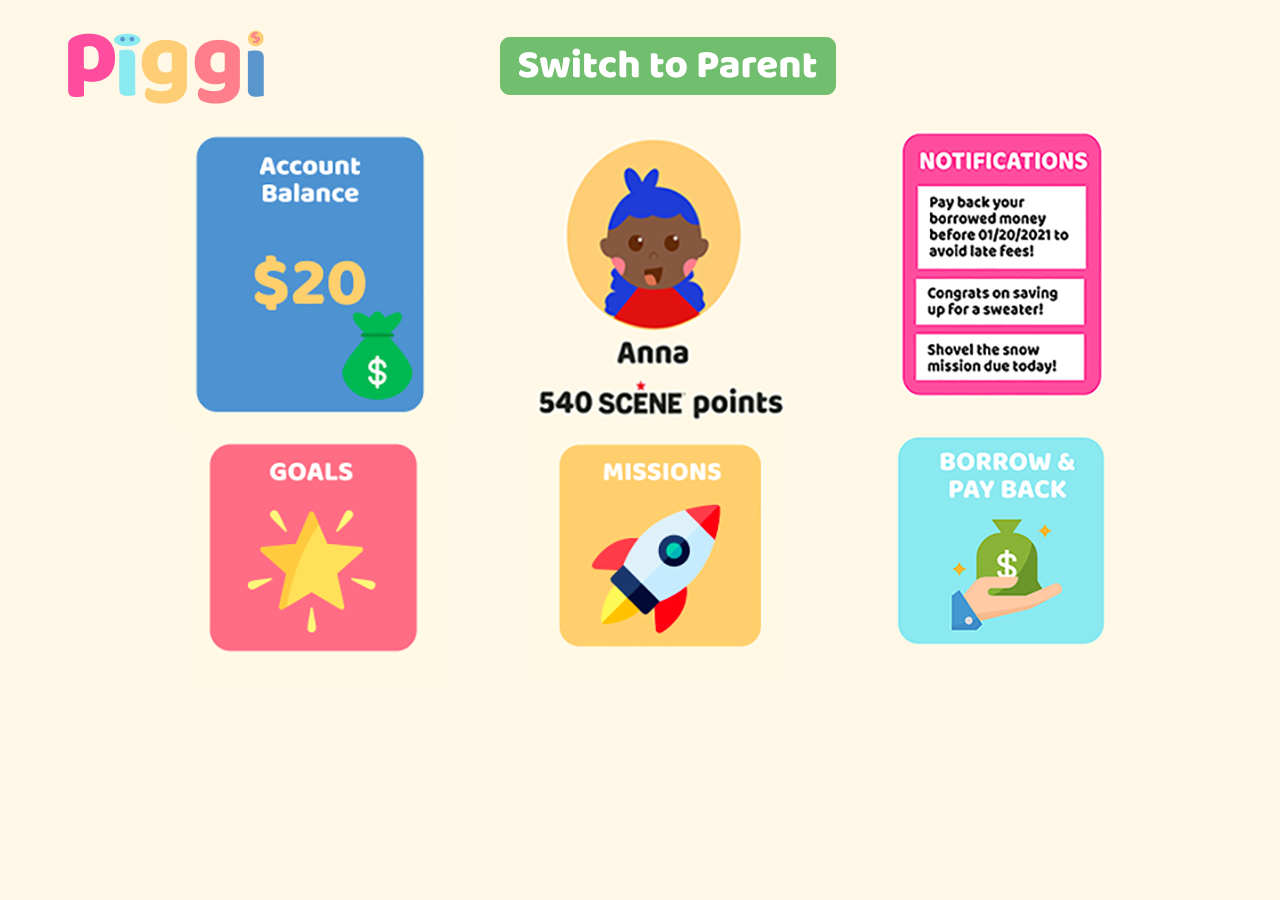
<file: index.html>
<!DOCTYPE html>
<html>
<head>
<meta http-equiv="Content-type" html; charset=utf-8"/>
<title>Piggi Home Page</title>
<link rel="stylesheet" type="text/css" href="style1.css">
</head> 

<body>
  
    <div id="logo" style = "position:fixed; left: 5; top: 0px;"><img src = "PiggiLogo.png" alt="Piggi logo"></div>  
    <center><div style = "position:fixed; top: 35px;left: 500px; "><a href="ParentHome.html"><img src = "SwitchParent.png" alt="Switch Parent Button"></a></div></center>
    <div style = "position:fixed; left: 170px; top: 120px;"id="recent"><img src = "AccountBalance.png" alt = "Account Balance"></div>
    <div style = "position:fixed; left: 530px; top: 135px;"id="recent"><img src = "newAnna.png" alt = "Profile Picture"></div>
    <div style = "position:fixed; left: 890px; top: 115px;"id="recent"><img src = "notifications.png" alt = "Notifications"></div>
    <div style = "position:fixed; left: 190px; top: 420px;"id="recent"><a href="goals.html"><img src = "goalsButton.png" alt = "Goals"></a></div>
    <div style = "position:fixed; left: 530px; top: 420px;"id="recent"><a href="missions.html"><img src = "missionImpossible.png" alt = "Mission"></a></div>
    <div style = "position:fixed; left: 890px; top: 430px;"id="recent"><a href="borrow.html"><img src = "borrowButton.png" alt = "Borrow"></a></div>

</body>


</html>
</file>
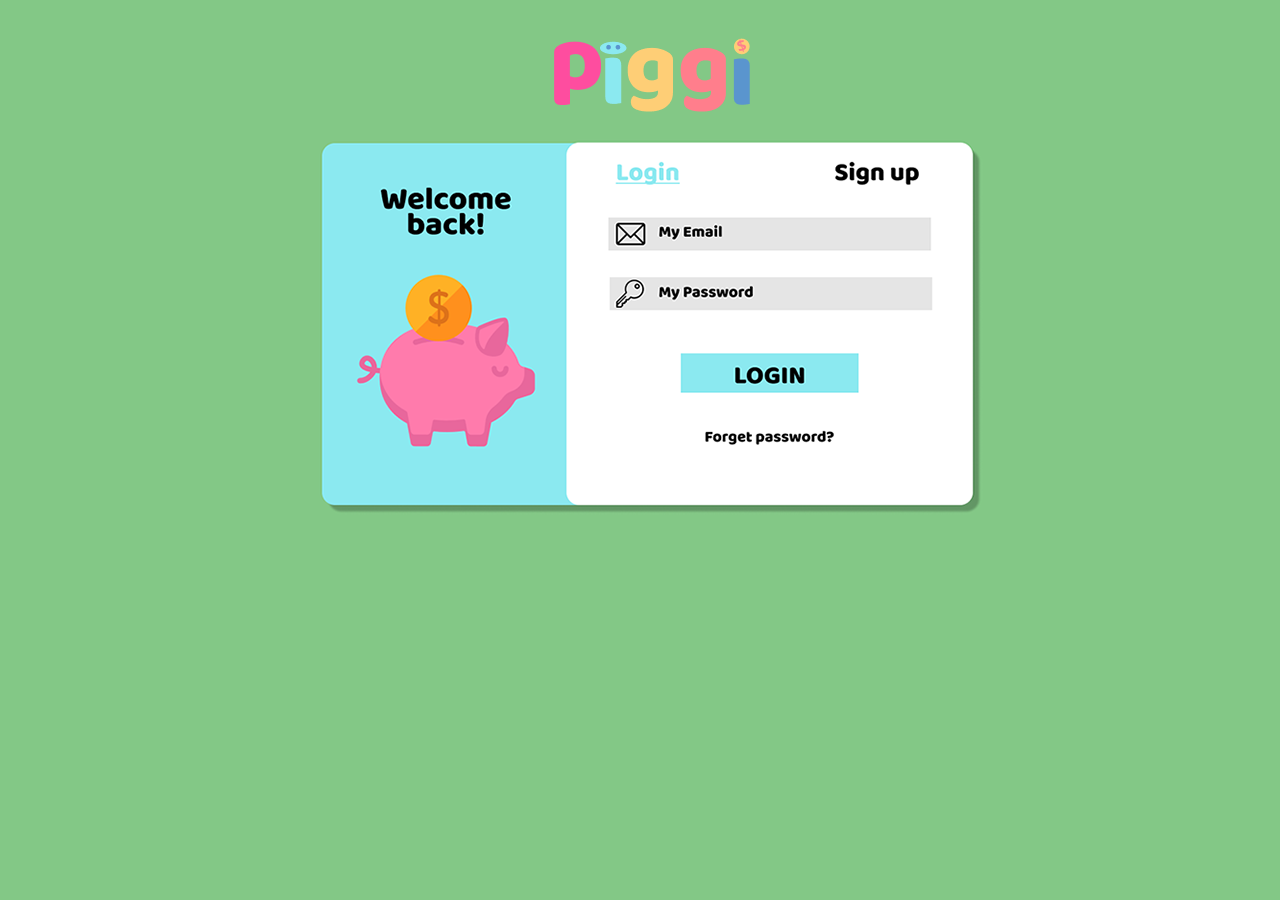
<file: Login.html>
<!DOCTYPE html>
<html>
<head>
<meta http-equiv="Content-type" html; charset=utf-8"/>
<title>Login</title>
<link rel="stylesheet" type="text/css" href="style1.css">
</head> 


<body style="background-color:rgba(76, 175, 80, 0.69);">
      <center><div id="logo" style = "centre"><img src = "PiggiLogo.png" alt="Piggi logo"></div></center>
      <div style = "position:fixed; left: 310px; top: 135px;"id="recent"><a href="PiggiHome.html"><img src = "login.png" alt = "Login"></a></div>
</body>

</html>
</file>
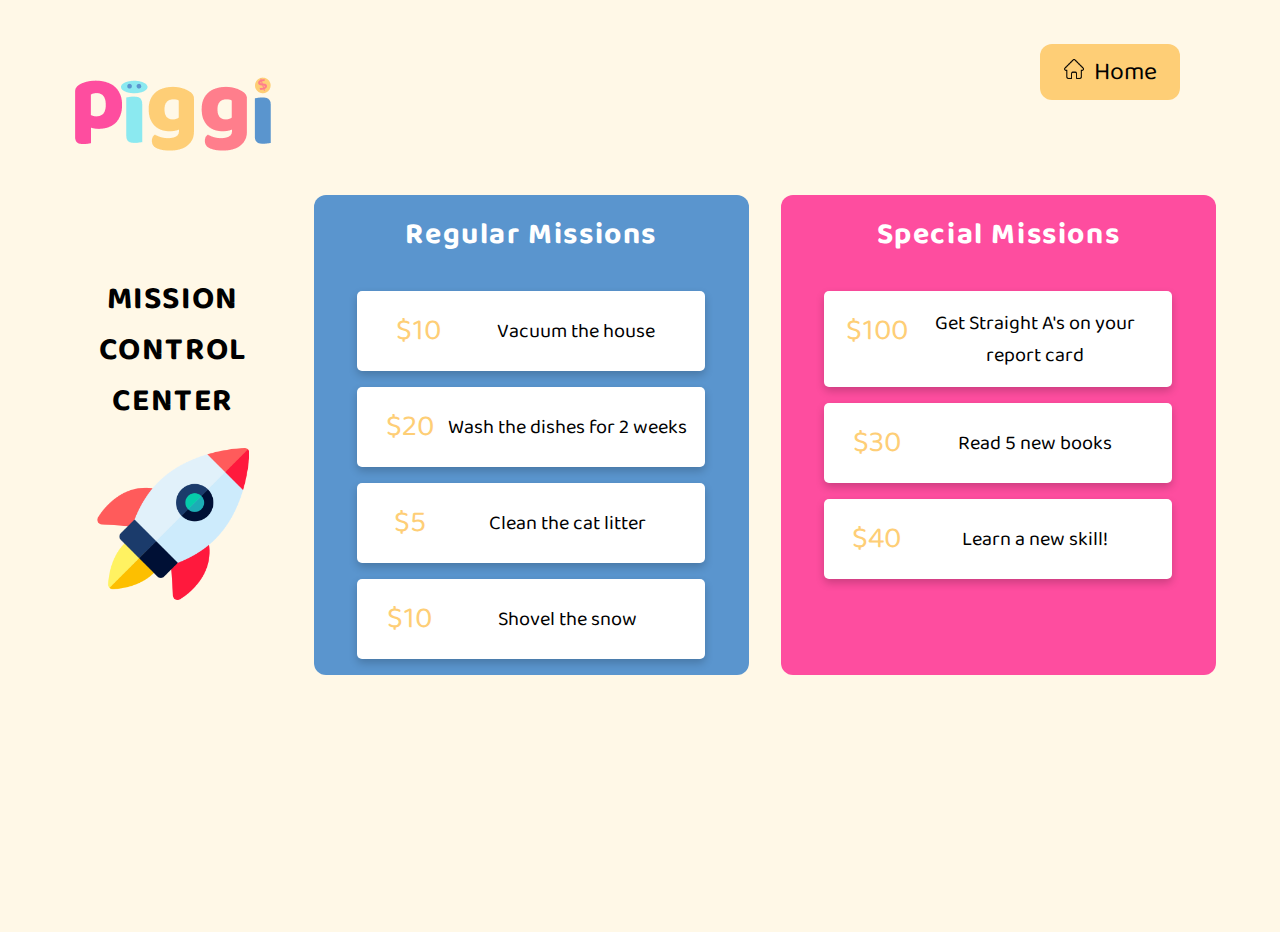
<file: missions.html>
<!DOCTYPE html>
<html lang="en" dir="ltr">
	<head>
		<meta charset="utf-8">
		<title>Piggi Missions</title>
    <link rel="stylesheet" href="missions.css">
    <script src="missions.js" defer></script>
  <link rel="preconnect" href="https://fonts.gstatic.com">
  <link href="https://fonts.googleapis.com/css2?family=Baloo+2:wght@700&display=swap" rel="stylesheet">
  </head>
	<body>
	<div id="page_container">
        <div id="content_wrap">

  <div id="top">
    <a href= "PiggiHome.html"> <img src="Group 1.png" id="logo" alt="piggi logo"></a> 

    <button onclick="window.location.href='PiggiHome.html'" id="home"> Home</button>
    
  </div>

<div class="flex-grid">
  <div class="col" id="mission_control">
    <h1> MISSION <br> CONTROL <br> CENTER </h1>
    <img src = "rocket.png" alt = "rocket" id="rocket">
  </div>
  <div class="col" id = "weekly_missions">
    <h2> Regular Missions </h2>
    <div class = "missions" id="reg1">
    <p class="money col" > $10 </p>
    <p class="task col" > Vacuum the house </p>
   </div>

    <div class = "missions" id="reg2">
    <p class="money"> $20 </p>
    <p class="task"> Wash the dishes for 2 weeks </p>
   </div>
     
    <div class = "missions" id="reg3">
    <p class="money"> $5 </p>
    <p class="task"> Clean the cat litter </p>
   </div>

    <div class = "missions" id="reg4">
    <p class="money"> $10 </p>
    <p class="task"> Shovel the snow </p>
   </div>

  </div>
  <div class="col" id = "special_missions">
    <h2> Special Missions </h2>
    <div class = "missions" id = "spec1">
    <p class="money"> $100 </p>
    <p class="task"> Get Straight A's on your report card</p>
   </div>

    <div class = "missions" id="spec2">
    <p class="money"> $30 </p>
    <p class="task"> Read 5 new books </p>
   </div>

    <div class = "missions" id = "spec3">
    <p class="money"> $40 </p>
    <p class="task"> Learn a new skill! </p>
   </div>
  </div>

<!-- Modal 1-->
<div id="modal1" class="modal">
  <!-- Modal content -->
  <div class="modal-content">
    <span class="close">&times;</span>
    <p class="green"> $10 </p>
    <div class="modal_main">
    <h3> Vacuum the house </h3>
    <p class="duedate"> Due date: 01/10/2021 </p>
    </div>
    <br>
    
    <p>Please vacuum upstairs and downstairs Anna <3 </p>
    <p> - Mom </p>

    <div class="center">
    <button class="mission_complete"> Mission Complete! </button>
  </div>
  </div>
</div>


<!-- Modal 2-->
<div id="modal2" class="modal">
  <!-- Modal content -->
  <div class="modal-content">
    <span class="close">&times;</span>
    <p class="green"> $20 </p>
    <div class="modal_main">
    <h3> Wash the dishes for 2 weeks </h3>
    <p class="duedate"> Due date: 01/17/2021 </p>
    </div>
    <br>
    
    <p> Make sure to dry them as well! :) </p>
    <p> - Mom </p>

    <div class="center">
    <button class="mission_complete"> Mission Complete! </button>
  </div>
  </div>
</div>


<!-- Modal 3-->
<div id="modal3" class="modal">
  <!-- Modal content -->
  <div class="modal-content">
    <span class="close">&times;</span>
    <p class="green"> $5 </p>
    <div class="modal_main">
    <h3> Clean the cat litter </h3>
    <p class="duedate"> Due date: 01/10/2021 </p>
    </div>
    <br>
    
    <p> Mr. Whiskers thanks you! <3 Be sure to wash your hands with soap and water afterwards! </p>
    <p> - Mom </p>

    <div class="center">
    <button class="mission_complete"> Mission Complete! </button>
  </div>
  </div>
</div>

<!-- Modal 4-->
<div id="modal4" class="modal">
  <!-- Modal content -->
  <div class="modal-content">
    <span class="close">&times;</span>
    <p class="green"> $10 </p>
    <div class="modal_main">
    <h3> Shovel the snow </h3>
    <p class="duedate"> Due date: 01/13/2021 </p>
    </div>
    <br>
    
    <p> Shovel the snow for our sweet elderly neighbor Mrs.Ruth down the street as well. Shhhhhh! ;) </p>
    <p> - Mom </p>

    <div class="center">
    <button class="mission_complete"> Mission Complete! </button>
  </div>
  </div>
</div>

<!-- Modal 5-->
<div id="modal5" class="modal">
  <!-- Modal content -->
  <div class="modal-content">
    <span class="close">&times;</span>
    <p class="green"> $100 </p>
    <div class="modal_main">
    <h3> Get Straight A's on your report card </h3>
    <p class="duedate"> Due date: None </p>
    </div>
    <br>
    
    <p> Work hard sweetie! I know you can do it! </p>
    <p> - Mom </p>

    <div class="center">
    <button class="mission_complete"> Mission Complete! </button>
  </div>
  </div>
</div>

<!-- Modal 6-->
<div id="modal6" class="modal">
  <!-- Modal content -->
  <div class="modal-content">
    <span class="close">&times;</span>
    <p class="green"> $30 </p>
    <div class="modal_main">
    <h3> Read 5 new books </h3>
    <p class="duedate"> Due date: None </p>
    </div>
    <br>
    
    <p> You can find some books to read during our roadtrip this summer! </p>
    <p> - Mom </p>

    <div class="center">
    <button class="mission_complete"> Mission Complete! </button>
  </div>
  </div>
</div>

<!-- Modal 7-->
<div id="modal7" class="modal">
  <!-- Modal content -->
  <div class="modal-content">
    <span class="close">&times;</span>
    <p class="green"> $40 </p>
    <div class="modal_main">
    <h3> Learn a new skill! </h3>
    <p class="duedate"> Due date: None </p>
    </div>
    <br>
    
    <p> If you want some ideas, you can always come to me or Dad for some inspiration! </p>
    <p> - Mom </p>

    <div class="center">
    <button class="mission_complete"> Mission Complete! </button>
  </div>
  </div>
</div>


  
</div>
  
 </div>

	</div>
	</body>
</html>
</file>
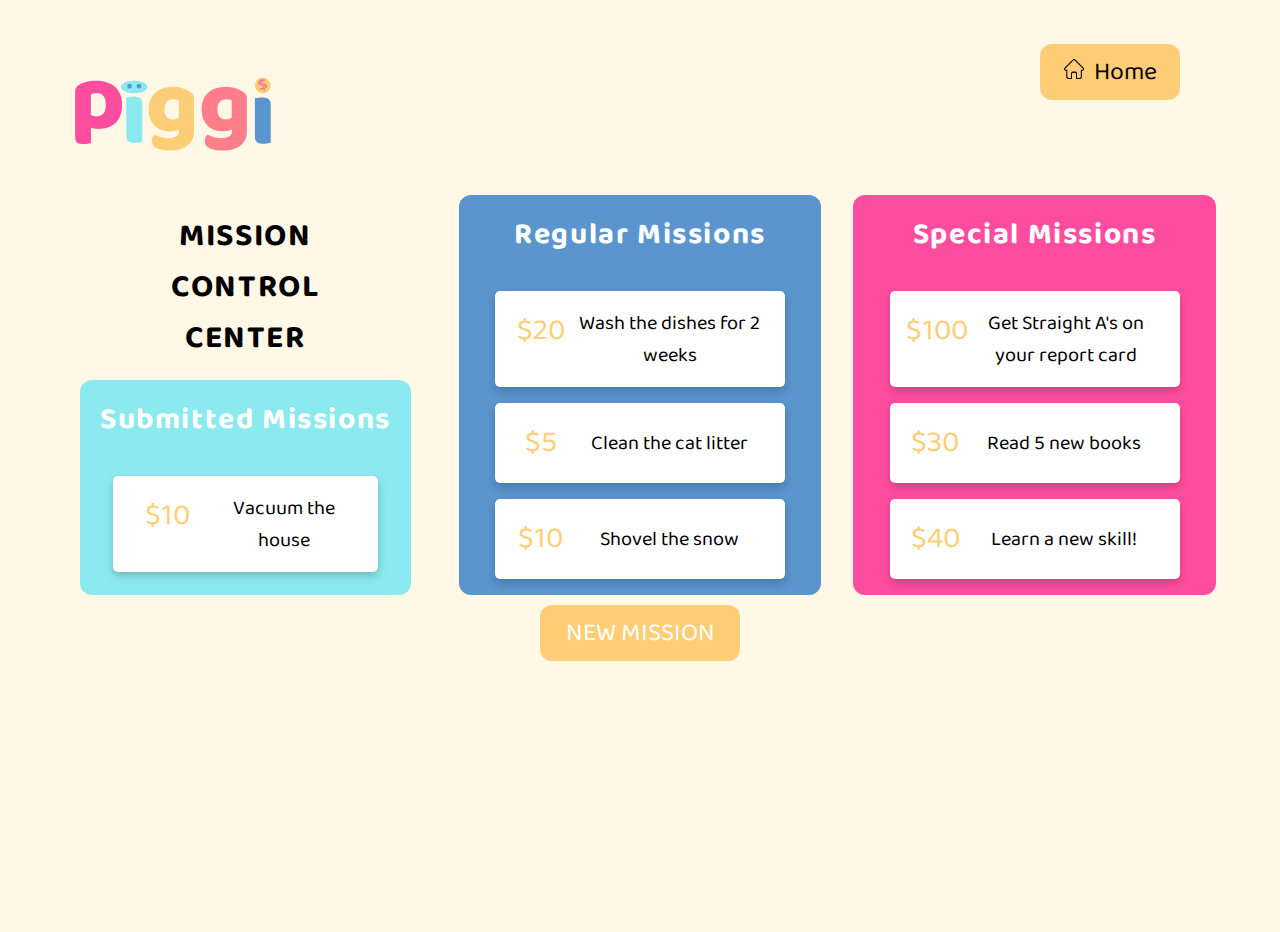
<file: missionsParent.html>
<!DOCTYPE html>
<html lang="en" dir="ltr">
	<head>
		<meta charset="utf-8">
		<title>Piggi Missions</title>
    <link rel="stylesheet" href="missions_parent.css">
    <script src="missions_parent.js" defer></script>
  <link rel="preconnect" href="https://fonts.gstatic.com">
  <link href="https://fonts.googleapis.com/css2?family=Baloo+2:wght@700&display=swap" rel="stylesheet">
  </head>
	<body>
	<div id="page_container">
        <div id="content_wrap">

  <div id="top">
    <a href= "ParentHome.html"> <img src="Group 1.png" id="logo" alt="piggi logo"></a> 

    <button onclick="window.location.href='ParentHome.html'" id="home"> Home</button>
    
  </div>

<div class="flex-grid">

  <div class="col" id="mission_control"> 
    <div class = "col" id = "title">
    <h1> MISSION <br> CONTROL <br> CENTER </h1>
  </div>
  <div class = "col" id = "submitted"> 
    <h2> Submitted Missions </h2>
      <div class = "missions" id="sub1">
    <p class="money col" > $10 </p>
    <p class="task col" > Vacuum the house </p>
   </div>

  </div>
  </div>


  <div class="col" id = "weekly_missions">
    <h2> Regular Missions </h2>
    <div class = "missions" id="reg2">
    <p class="money"> $20 </p>
    <p class="task"> Wash the dishes for 2 weeks </p>
   </div>
    
    <div class = "missions" id="reg3">
    <p class="money"> $5 </p>
    <p class="task"> Clean the cat litter </p>
   </div>

    <div class = "missions" id="reg4">
    <p class="money"> $10 </p>
    <p class="task"> Shovel the snow </p>
   </div>

    <div class = "missions" id="hidden1" style="display:none">
    <p class="money" > $10 </p>
    <p class="task" > Vacuum the house </p>
   </div>

    <div class = "missions" id="hidden2" style="display:none">
    <p class="money" id="hidemoney"> N/A  </p>
    <p class="task" id= "hidetask"> N/A </p>
   </div>

  </div>
  <div class="col" id = "special_missions">
    <h2> Special Missions </h2>
    <div class = "missions" id = "spec1">
    <p class="money"> $100 </p>
    <p class="task"> Get Straight A's on your report card</p>
   </div>

    <div class = "missions" id="spec2">
    <p class="money"> $30 </p>
    <p class="task"> Read 5 new books </p>
   </div>

    <div class = "missions" id = "spec3">
    <p class="money"> $40 </p>
    <p class="task"> Learn a new skill! </p>
   </div>
  </div>

<div class="col" id="new_mission">
<div class="col" id="empty">
</div>
<div class ="col">
  <button id="new"> NEW MISSION </button>
</div>
</div>

</div>


<!-- Modal 1-->
<div id="modal1" class="modal">
  <!-- Modal content -->
  <div class="modal-content">
    <span class="close">&times;</span>
    <p class="green"> $10 </p>
    <div class="modal_main">
    <h3> Vacuum the house </h3>
    <p class="duedate"> Due date: 01/10/2021 </p>
    </div>
    <br>

    <div class="center">
    <button id="complete"> Completed </button> <button id="incomplete"> Incomplete </button>
    <br>
  </div>
  </div>
</div>


<!-- New Mission Modal -->
<div id="modal2" class="modal">
  <!-- Modal content -->
  <div class="modal-content" id="new_modal">
    <span class="close">&times;</span>
    <div class="modal_main">
    <h3 id="new_title"> NEW MISSION </h3>
    </div>
    <br>
    <form method = "POST">
    <table class="center">

    <tr>
      <td><label for= "title"> Title:  </label></td>
      <td><input type = "text"  size = "20" name = "title" id="title_id"> </td>
    </tr>
    <tr>
      <td><label for= "reward"> Reward: </label></td>
      <td><input type = "text"  size = "20" name = "reward" id = "reward" placeholder="$"> </td>
    </tr>
    <tr>
      <td><label for= "misdate"> Due Date: </label></td>
      <td><input type = "text"  size = "20" name = "misdate" id = "misdate" placeholder="MMDDYY"> </td>
    </tr>
    <tr>
      <td colspan="2">
        <p style="text-align:left" id="descr"> Description: </p>
        <textarea name = "comments" id = "comments" placeholder = "Enter comments here" rows = "6" cols = "50"> </textarea>
      </td>
    </tr>
    </table>
    </form>
    <div class="center">
    <button id="send"> Send Mission </button> 
    <br>
  </div>
  </div>
</div>


  
 </div>
	</div>
	</body>
</html>
</file>
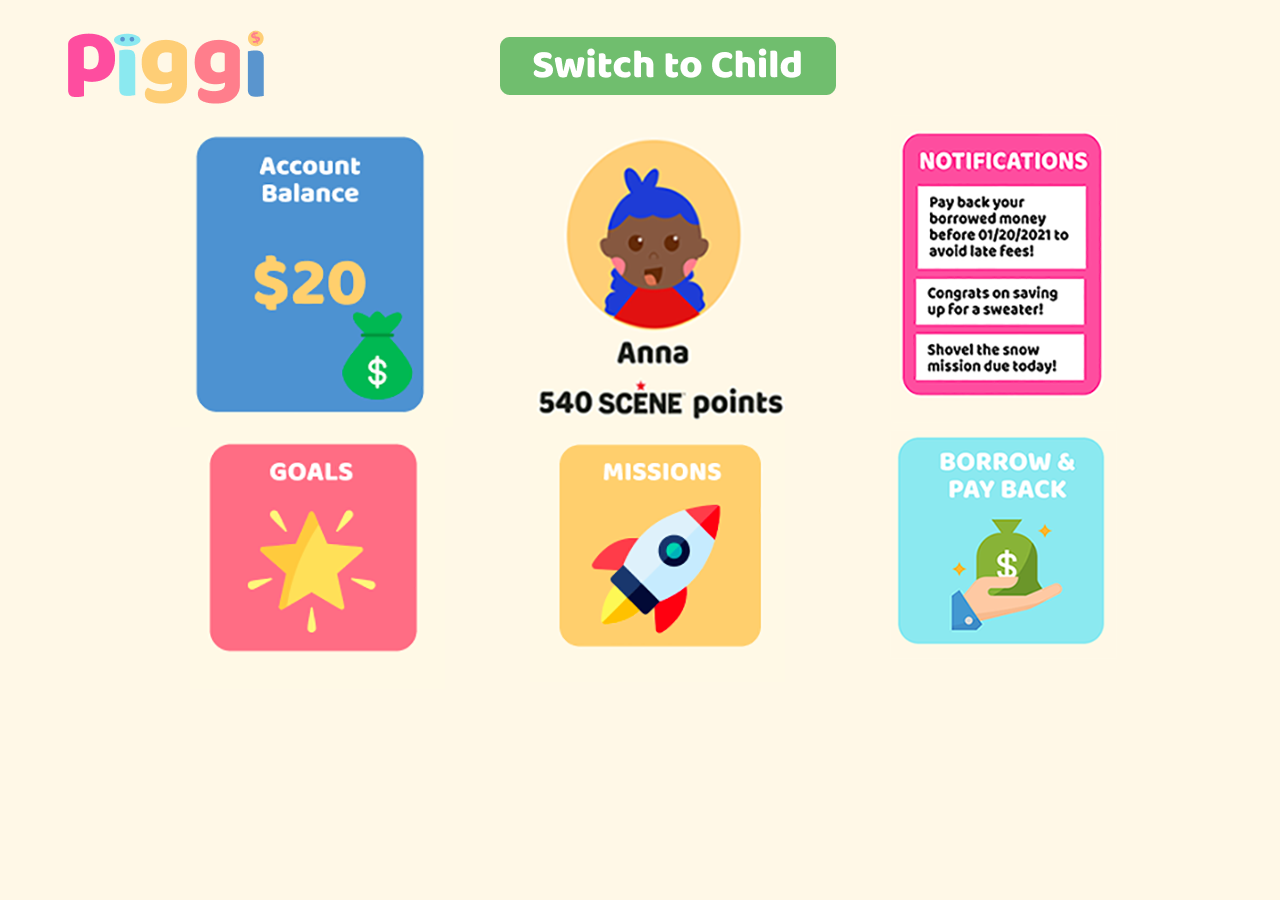
<file: ParentHome.html>
<!DOCTYPE html>
<html>
<head>
<meta http-equiv="Content-type" html; charset=utf-8"/>
<title>Piggi Parent Home Page</title>
<link rel="stylesheet" type="text/css" href="style1.css">
</head> 

<body>
  
    <div id="logo" style = "position:fixed; left: 5; top: 0px;"><img src = "PiggiLogo.png" alt="Piggi logo"></div>  
    <center><div style = "position:fixed; top: 35px;left: 500px; "><a href="PiggiHome.html"><img src = "SwitchChild.png" alt="Switch Parent Button"></a></div></center>
    <div style = "position:fixed; left: 170px; top: 120px;"id="recent"><img src = "AccountBalance.png" alt = "Account Balance"></div>
    <div style = "position:fixed; left: 530px; top: 135px;"id="recent"><img src = "newAnna.png" alt = "Profile Picture"></div>
    <div style = "position:fixed; left: 890px; top: 115px;"id="recent"><img src = "notifications.png" alt = "Notifications"></div>
    <div style = "position:fixed; left: 190px; top: 420px;"id="recent"><a href="goals.html"><img src = "goalsButton.png" alt = "Goals"></a></div>
    <div style = "position:fixed; left: 530px; top: 420px;"id="recent"><a href="missionsParent.html"><img src = "missionImpossible.png" alt = "Mission"></a></div>
    <div style = "position:fixed; left: 890px; top: 430px;"id="recent"><a href="borrowPaybackParent.html"><img src = "borrowButton.png" alt = "Borrow"></a></div>

</body>


</html>
</file>
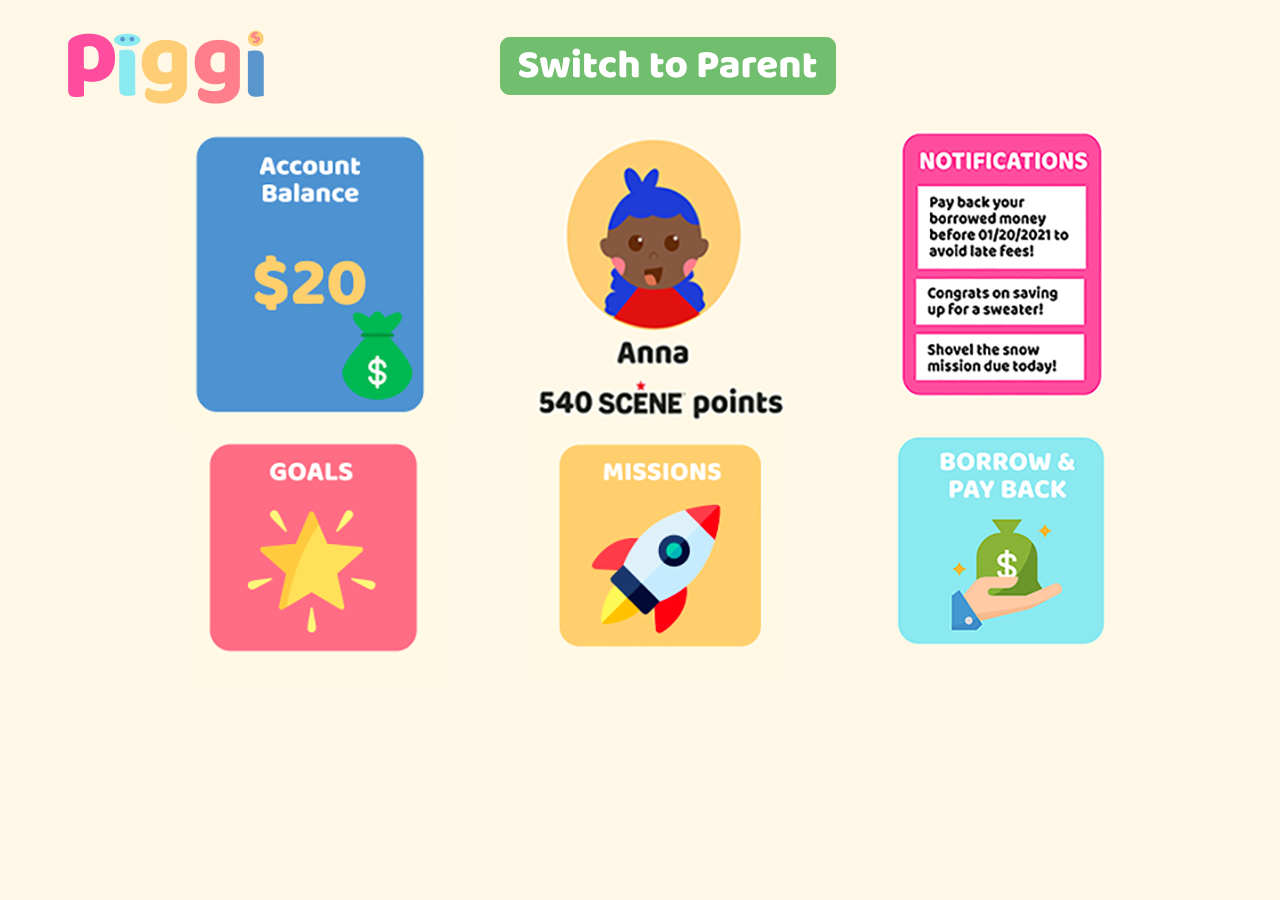
<file: PiggiHome.html>
<!DOCTYPE html>
<html>
<head>
<meta http-equiv="Content-type" html; charset=utf-8"/>
<title>Piggi Home Page</title>
<link rel="stylesheet" type="text/css" href="style1.css">
</head> 

<body>
  
    <div id="logo" style = "position:fixed; left: 5; top: 0px;"><img src = "PiggiLogo.png" alt="Piggi logo"></div>  
    <center><div style = "position:fixed; top: 35px;left: 500px; "><a href="ParentHome.html"><img src = "SwitchParent.png" alt="Switch Parent Button"></a></div></center>
    <div style = "position:fixed; left: 170px; top: 120px;"id="recent"><img src = "AccountBalance.png" alt = "Account Balance"></div>
    <div style = "position:fixed; left: 530px; top: 135px;"id="recent"><img src = "newAnna.png" alt = "Profile Picture"></div>
    <div style = "position:fixed; left: 890px; top: 115px;"id="recent"><img src = "notifications.png" alt = "Notifications"></div>
    <div style = "position:fixed; left: 190px; top: 420px;"id="recent"><a href="goals.html"><img src = "goalsButton.png" alt = "Goals"></a></div>
    <div style = "position:fixed; left: 530px; top: 420px;"id="recent"><a href="missions.html"><img src = "missionImpossible.png" alt = "Mission"></a></div>
    <div style = "position:fixed; left: 890px; top: 430px;"id="recent"><a href="borrow.html"><img src = "borrowButton.png" alt = "Borrow"></a></div>

</body>


</html>
</file>
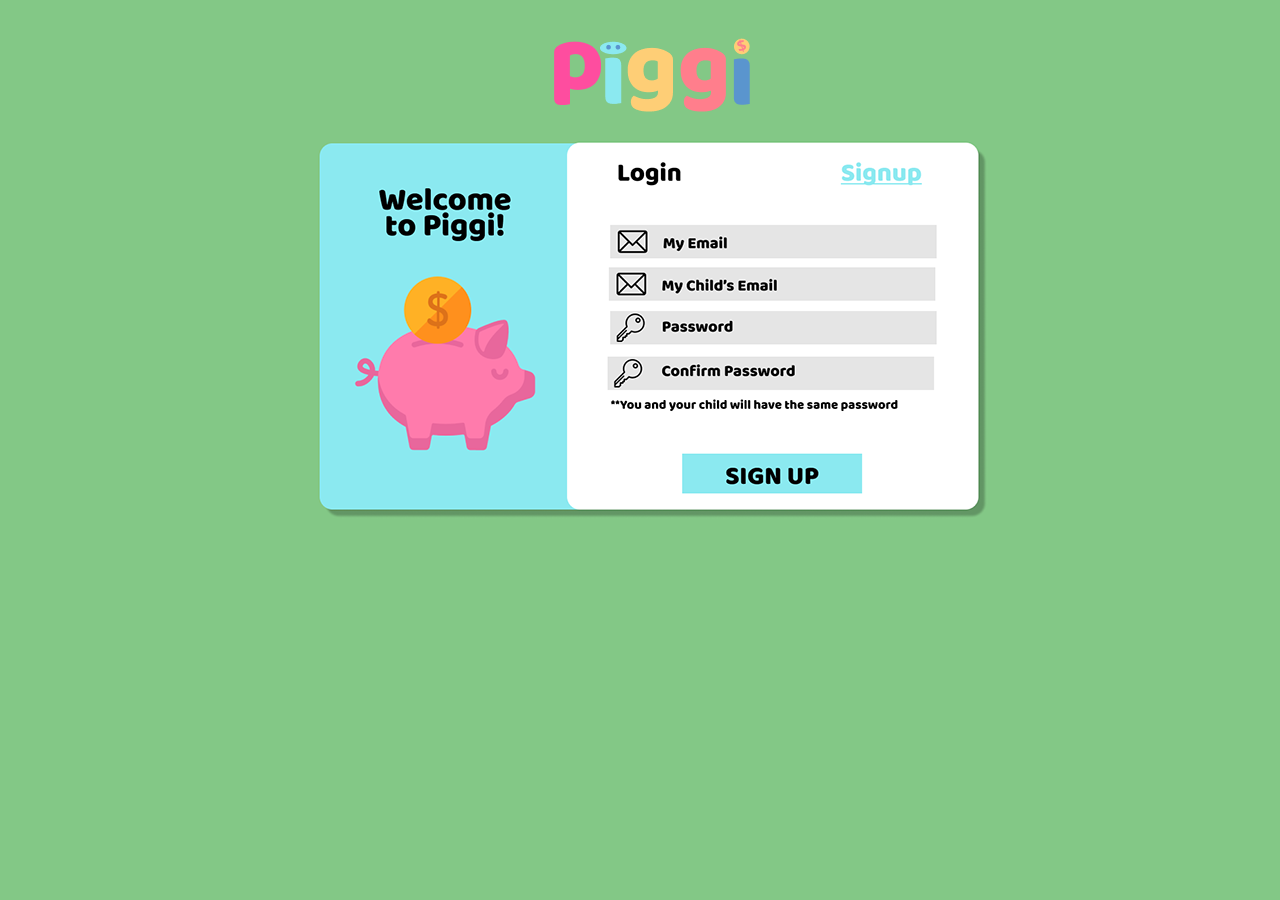
<file: Signup2.html>
<!DOCTYPE html>
<html>
<head>
<meta http-equiv="Content-type" html; charset=utf-8"/>
<title>Signup2</title>
<link rel="stylesheet" type="text/css" href="style1.css">
</head> 


<body style="background-color:rgba(76, 175, 80, 0.69);">
      <center><div id="logo" style = "centre"><img src = "PiggiLogo.png" alt="Piggi logo"></div></center>
      <div style = "position:fixed; left: 310px; top: 135px;"id="recent"><a href="Login.html"><img src = "SignupTwo.png" alt = "Login"></a></div>
</body>

</html>
</file>
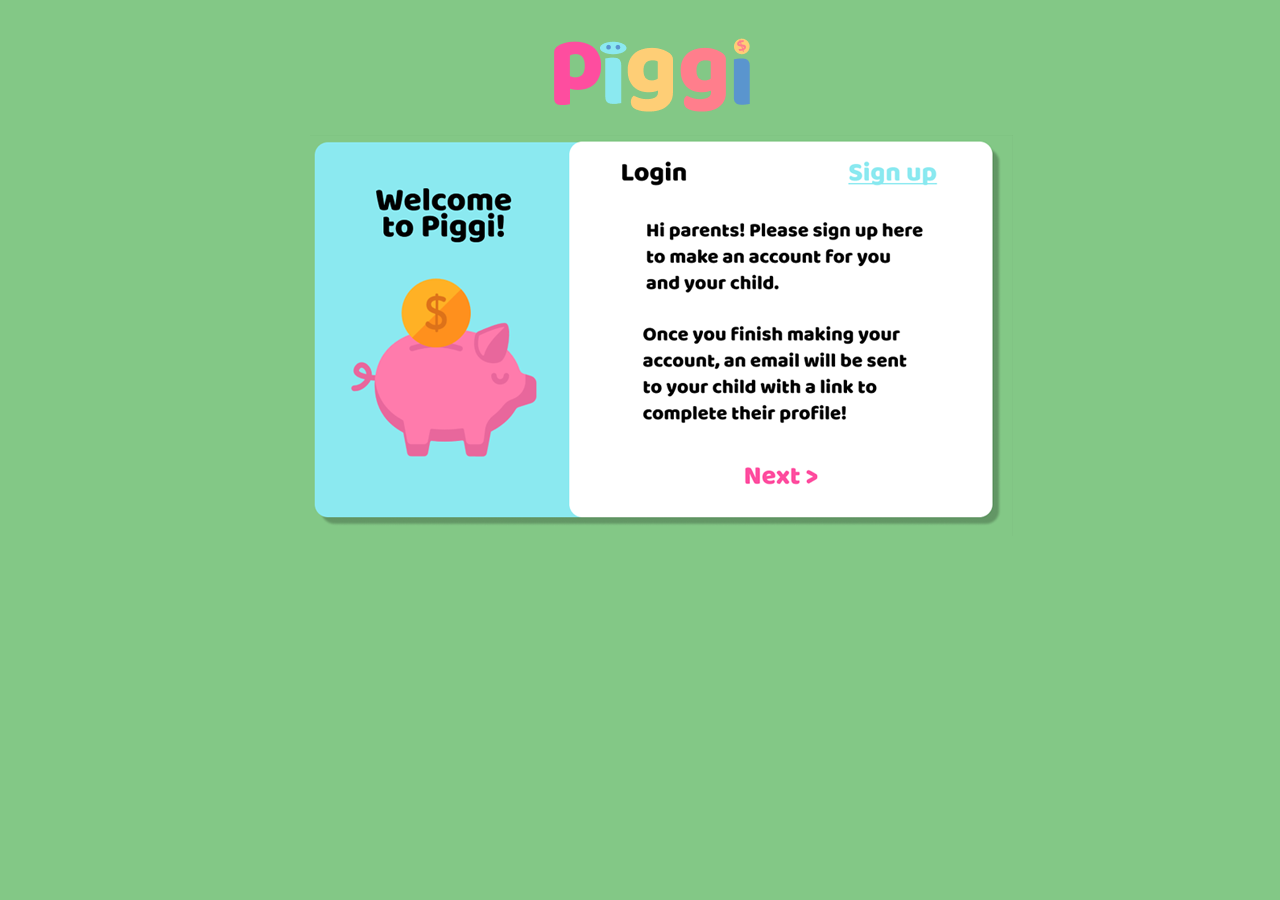
<file: SignUpPage.html>
<!DOCTYPE html>
<html>
<head>
<meta http-equiv="Content-type" html; charset=utf-8"/>
<title>Signup</title>
<link rel="stylesheet" type="text/css" href="style1.css">
</head> 


<body style="background-color:rgba(76, 175, 80, 0.69);">
      <center><div id="logo" style = "centre"><img src = "PiggiLogo.png" alt="Piggi logo"></div></center>
      <div style = "position:fixed; left: 310px; top: 135px;"id="recent"><a href="Signup2.html"><img src = "SignUp.png" alt = "Login"></a></div>
</body>

</html>
</file>
<file: style1.css>
#logo{
    width: 100%;
    height: auto;
  }
#recent{
    width: 50%;
    height: auto;
  }
  body {background-color: #FFF8E7;}
</file>
<file: missions.css>
* {
	margin: 0;
	padding: 0;
	--pink--: #FE4D9F;
	--lightblue--: #8BE9F0;
	--yellow--: #FECE76;
	--salmon--: #FF7E8C;
	--darkblue--: #5A95CE;
}

body {
	font-family: 'Baloo 2', cursive;
	background-color: #FFF8E7;
}

#page_container {
  position: relative;
  min-height: 100vh;
}

#logo {
	position: absolute;
	top: 15px;
	left: 15px;
}
  

h1,h2 {
	text-align: center;
	color: var(--white--);
	padding-top: 1rem;
	padding-bottom: 1rem;
	letter-spacing: .1rem;
}

h1 {
	color: black;
}

h2 {
	font-size:30px;
}

p{
	font-size:20px;
}

a {
	text-decoration: none;
}


#top {
	margin-top: 2rem;
	margin-bottom: 2rem;
	padding-top: 0.1rem;
	padding-bottom: 0.1rem;
}

#home {
	font-size: 25px;
	display: inline-block;
	padding: 8px 15px;
	border-radius: 12px;
	box-sizing: border-box;
	text-decoration: none;
	font-weight: 300;
	background-color: var(--yellow--);
	font-family: 'Baloo 2', cursive;
	color: black;
	text-align: center;
	transition: all 0.2s;
	outline:none;
	border: none;
	float: right;
	margin-right: 100px;
	width: 140px;
}

#home:before {
  content: '';
  background: url('home.png');
  background-size: cover;
  width: 20px;
  height: 20px;
  display: inline-block;
  margin-right:5px;
}


#content_wrap {
	padding-bottom: 3rem;
}

.flex-grid {
  display: flex;
  margin-top: 10rem;
  margin-right: 3rem;
  margin-left: 3rem;
}
.col {
  margin-left:1rem;
  margin-right:1rem;
}


#rocket {
	margin: 5px;
	width:70%;
}

#mission_control {
	margin-top:auto;
	margin-bottom:auto;
	flex:1;
	text-align:center;

}

#weekly_missions {
	flex:2;
	color: white;
	background-color:var(--darkblue--);
	border-radius: 12px;
}

#special_missions {
	flex:2;
	color: white;
	background-color:var(--pink--);
	border-radius: 12px;
}

.mission_status {
	margin-top: 10rem;
	text-align: center;
}

.missions {
	box-sizing: border-box;
	color: black;
	background-color:white;
	width: 80%;
	margin-top: 1rem;
	margin-left: auto;
	margin-right: auto;
	margin-bottom: 1rem;
	border-radius: 5px;
	text-align: center;
	padding: 1rem;
	box-shadow: 0 4px 8px 0 rgba(0,0,0,0.2);
	transition: 0.3s;
	display: flex;
}

.missions:hover {
	box-shadow: 0 8px 16px 0 rgba(0,0,0,0.2);
	cursor:pointer;
}


.money {
	color: var(--yellow--);
	font-size:30px;
	flex: 0.3;
}

.task {
	flex: 1;
	margin-top:auto;
	margin-bottom:auto;
}

input[type=button], button {
   width: 150px;
   background-color: #09f;
   color: white;
   padding: 10px;
   margin: 10px 0;
   border: none;
   border-radius: 10px;
   cursor: pointer;
   font-family: 'Baloo 2', cursive;

}


/* The Modal (background) */
.modal {
  display: none; /* Hidden by default */
  position: fixed; /* Stay in place */
  z-index: 1; /* Sit on top */
  left: 0;
  top: 0;
  width: 100%; /* Full width */
  height: 100%; /* Full height */
  overflow: auto; /* Enable scroll if needed */
  background-color: rgb(0,0,0); /* Fallback color */
  background-color: rgba(0,0,0,0.4); /* Black w/ opacity */
}

/* Modal Content/Box */
.modal-content {
  background-color: white;
  margin: 15% auto; /* 15% from the top and centered */
  padding: 20px;
  width: 35%; 
  border-radius: 10px;
}


/* The Close Button */
.close {
  color: #aaa;
  float: right;
  font-size: 28px;
  font-weight: bold;
}

.close:hover,
.close:focus {
  color: black;
  text-decoration: none;
  cursor: pointer;
}

.green  {
	float:right;
	margin-right:18px;;
	font-size:200%;
	color:#85bb65;

}


.center {
	text-align: center;
	margin-right:auto;
	margin-left:auto;
}

.mission_complete {
	background-color: var(--pink--);
	color:white;
	font-size:120%;
	width:200px;
}

h3 {
	font-size:200%;
}

.duedate {
	color: var(--pink--);
}
</file>
<file: missions_parent.css>
* {
	margin: 0;
	padding: 0;
	--pink--: #FE4D9F;
	--lightblue--: #8BE9F0;
	--yellow--: #FECE76;
	--salmon--: #FF7E8C;
	--darkblue--: #5A95CE;
}

body {
	font-family: 'Baloo 2', cursive;
	background-color: #FFF8E7;
}

#page_container {
  position: relative;
  min-height: 100vh;
}

#logo {
	position: absolute;
	top: 15px;
	left: 15px;
}


h1,h2 {
	text-align: center;
	color: var(--white--);
	padding-top: 1rem;
	padding-bottom: 1rem;
	letter-spacing: .1rem;
}

h1 {
	color: black;
}

h2 {
	font-size:30px;
}

p{
	font-size:20px;
}

a {
	text-decoration: none;
}


#top {
	margin-top: 2rem;
	margin-bottom: 2rem;
	padding-top: 0.1rem;
	padding-bottom: 0.1rem;
}

#home {
	font-size: 25px;
	display: inline-block;
	padding: 8px 15px;
	border-radius: 12px;
	box-sizing: border-box;
	text-decoration: none;
	font-weight: 300;
	background-color: var(--yellow--);
	font-family: 'Baloo 2', cursive;
	color: black;
	text-align: center;
	transition: all 0.2s;
	outline:none;
	border: none;
	float: right;
	margin-right: 100px;
	width: 140px;
}

#home:before {
  content: '';
  background: url('home.png');
  background-size: cover;
  width: 20px;
  height: 20px;
  display: inline-block;
  margin-right:5px;
}


#content_wrap {
	padding-bottom: 3rem;
}

.flex-grid {
  display: flex;
  margin-top: 10rem;
  margin-right: 3rem;
  margin-left: 3rem;
  flex-wrap: wrap;
}
.col {
  margin-left:1rem;
  margin-right:1rem;
}


#mission_control {
	flex-direction: column;
	display: flex;
	flex:1;
}

#submitted {
	color:white;
	background-color:var(--lightblue--);
	border-radius:12px;
	flex:1;
}

#weekly_missions {
	flex:1;
	color: white;
	background-color:var(--darkblue--);
	border-radius: 12px;
}

#special_missions {
	flex:1;
	color: white;
	background-color:var(--pink--);
	border-radius: 12px;
}

.mission_status {
	margin-top: 10rem;
	text-align: center;
}

.missions {
	box-sizing: border-box;
	color: black;
	background-color:white;
	width: 80%;
	margin-top: 1rem;
	margin-left: auto;
	margin-right: auto;
	margin-bottom: 1rem;
	border-radius: 5px;
	text-align: center;
	padding: 1rem;
	box-shadow: 0 4px 8px 0 rgba(0,0,0,0.2);
	transition: 0.3s;
	display: flex;
}

.missions:hover {
	box-shadow: 0 8px 16px 0 rgba(0,0,0,0.2);
	cursor:pointer;
}


.money {
	color: var(--yellow--);
	font-size:30px;
	flex: 0.3;
}

.task {
	flex: 1;
	margin-top:auto;
	margin-bottom:auto;
}

input[type=button], button {
   width: 150px;
   background-color: #09f;
   color: white;
   padding: 10px;
   margin: 10px 0;
   border: none;
   border-radius: 10px;
   cursor: pointer;
   font-family: 'Baloo 2', cursive;

}


/* The Modal (background) */
.modal {
  display: none; /* Hidden by default */
  position: fixed; /* Stay in place */
  z-index: 1; /* Sit on top */
  left: 0;
  top: 0;
  width: 100%; /* Full width */
  height: 100%; /* Full height */
  overflow: auto; /* Enable scroll if needed */
  background-color: rgb(0,0,0); /* Fallback color */
  background-color: rgba(0,0,0,0.4); /* Black w/ opacity */
}

/* Modal Content/Box */
.modal-content {
  background-color: white;
  margin: 15% auto; /* 15% from the top and centered */
  padding: 20px;
  width: 35%; 
  border-radius: 10px;
}


/* The Close Button */
.close {
  color: #aaa;
  float: right;
  font-size: 28px;
  font-weight: bold;
}

.close:hover,
.close:focus {
  color: black;
  text-decoration: none;
  cursor: pointer;
}

.green  {
	float:right;
	margin-right:18px;;
	font-size:200%;
	color:#85bb65;

}


.center {
	text-align: center;
	margin-right:auto;
	margin-left:auto;
}

.mission_complete {
	background-color: var(--pink--);
	color:white;
	font-size:120%;
	width:200px;
}

h3 {
	font-size:200%;
}

.duedate {
	color: var(--pink--);
}

#new_mission {
	width:100%;
	text-align:center;

}

#new {
	font-size: 25px;
	display: inline-block;
	padding: 8px 15px;
	border-radius: 12px;
	box-sizing: border-box;
	text-decoration: none;
	font-weight: 300;
	background-color: var(--yellow--);
	font-family: 'Baloo 2', cursive;
	color: white;
	text-align: center;
	transition: all 0.2s;
	outline:none;
	border: none;
	text-align:center;
	width: 200px;
	flex:2;
}

#empty{
	flex:1;
}

#complete {
	background-color: #85bb65;
	color:white;
	font-size:120%;
	width:200px;
	padding:5px;
	margin:5px;
}

#incomplete {
	background-color: #e2422d;
	color:white;
	font-size:120%;
	width:200px;
	padding:5px;
	margin:5px;
}

#new_modal {
	background-color: var(--yellow--);
	color:black;
	text-align:center;
}

#send {
	background-color: var(--pink--);
	color:white;
	font-size:120%;
	width:200px;
	padding:5px;
	margin:5px;

}

label {
   width: 125px;
   display: inline-block;
   text-align: left;
   margin-right: 8px;
}

input[type=text]{
   width: 250px;
   padding: 10px;
   margin: 6px 0;
   border: 1px solid #aaa;
   border-radius: 4px;
}

input[type=text]::placeholder{
	font-family: 'Baloo 2', cursive;
}

td, #descr{
	font-size:25px;
}

#new_title {
	color:white;
	font-size:35px;
}
</file>
